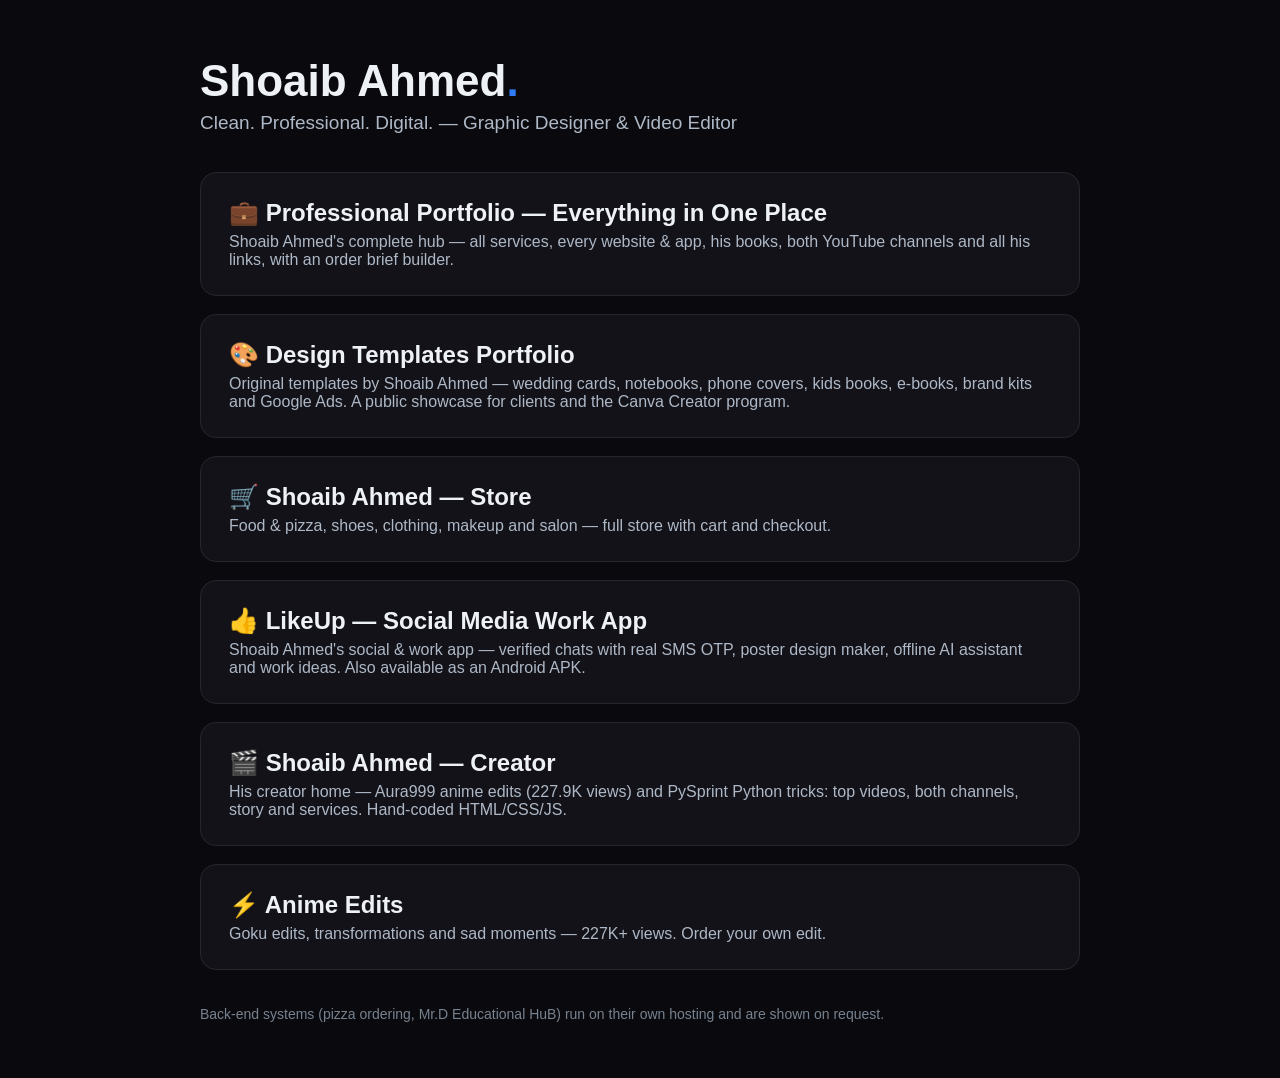
<file: index.html>
<!DOCTYPE html>
<html lang="en"><head><meta charset="utf-8">
<meta name="viewport" content="width=device-width, initial-scale=1">
<title>Shoaib Ahmed — Websites & Designs</title>
<meta property="og:type" content="website">
<meta property="og:title" content="Shoaib Ahmed — Websites & Designs">
<meta property="og:description" content="Professional websites, logos, thumbnails & video edits by Shoaib Ahmed.">
<meta property="og:image" content="https://pyblitz.github.io/shoaib-websites/assets/og-hub.png">
<meta property="og:url" content="https://pyblitz.github.io/shoaib-websites/">
<meta name="twitter:card" content="summary_large_image">
<meta name="twitter:image" content="https://pyblitz.github.io/shoaib-websites/assets/og-hub.png">
<style>
body{margin:0;font-family:Arial,Helvetica,sans-serif;background:#0a0a0e;color:#eef1f5}
.wrap{max-width:880px;margin:0 auto;padding:56px 22px}
h1{font-size:44px;margin:0 0 6px} h1 span{color:#2f7cf6}
.tag{color:#aeb8c6;font-size:19px;margin-bottom:38px}
.card{display:block;background:#121218;border:1px solid #26262e;border-radius:16px;padding:26px 28px;margin-bottom:18px;text-decoration:none;color:#eef1f5}
.card:hover{border-color:#2f7cf6}
.card h2{margin:0 0 6px;font-size:24px} .card p{margin:0;color:#aeb8c6}
.foot{color:#78828f;margin-top:36px;font-size:14px}
</style></head><body><div class="wrap">
<h1>Shoaib Ahmed<span>.</span></h1>
<div class="tag">Clean. Professional. Digital. — Graphic Designer &amp; Video Editor</div>
<a class="card" href="portfolio/"><h2>💼 Professional Portfolio — Everything in One Place</h2><p>Shoaib Ahmed's complete hub — all services, every website &amp; app, his books, both YouTube channels and all his links, with an order brief builder.</p></a>
<a class="card" href="templates/"><h2>🎨 Design Templates Portfolio</h2><p>Original templates by Shoaib Ahmed — wedding cards, notebooks, phone covers, kids books, e-books, brand kits and Google Ads. A public showcase for clients and the Canva Creator program.</p></a>
<a class="card" href="store/"><h2>🛒 Shoaib Ahmed — Store</h2><p>Food &amp; pizza, shoes, clothing, makeup and salon — full store with cart and checkout.</p></a>
<a class="card" href="likeup/"><h2>👍 LikeUp — Social Media Work App</h2><p>Shoaib Ahmed's social &amp; work app — verified chats with real SMS OTP, poster design maker, offline AI assistant and work ideas. Also available as an Android APK.</p></a>
<a class="card" href="creator/"><h2>🎬 Shoaib Ahmed — Creator</h2><p>His creator home — Aura999 anime edits (227.9K views) and PySprint Python tricks: top videos, both channels, story and services. Hand-coded HTML/CSS/JS.</p></a>
<a class="card" href="anime/"><h2>⚡ Anime Edits</h2><p>Goku edits, transformations and sad moments — 227K+ views. Order your own edit.</p></a>
<div class="foot">Back-end systems (pizza ordering, Mr.D Educational HuB) run on their own hosting and are shown on request.</div>
</div></body></html>
</file>
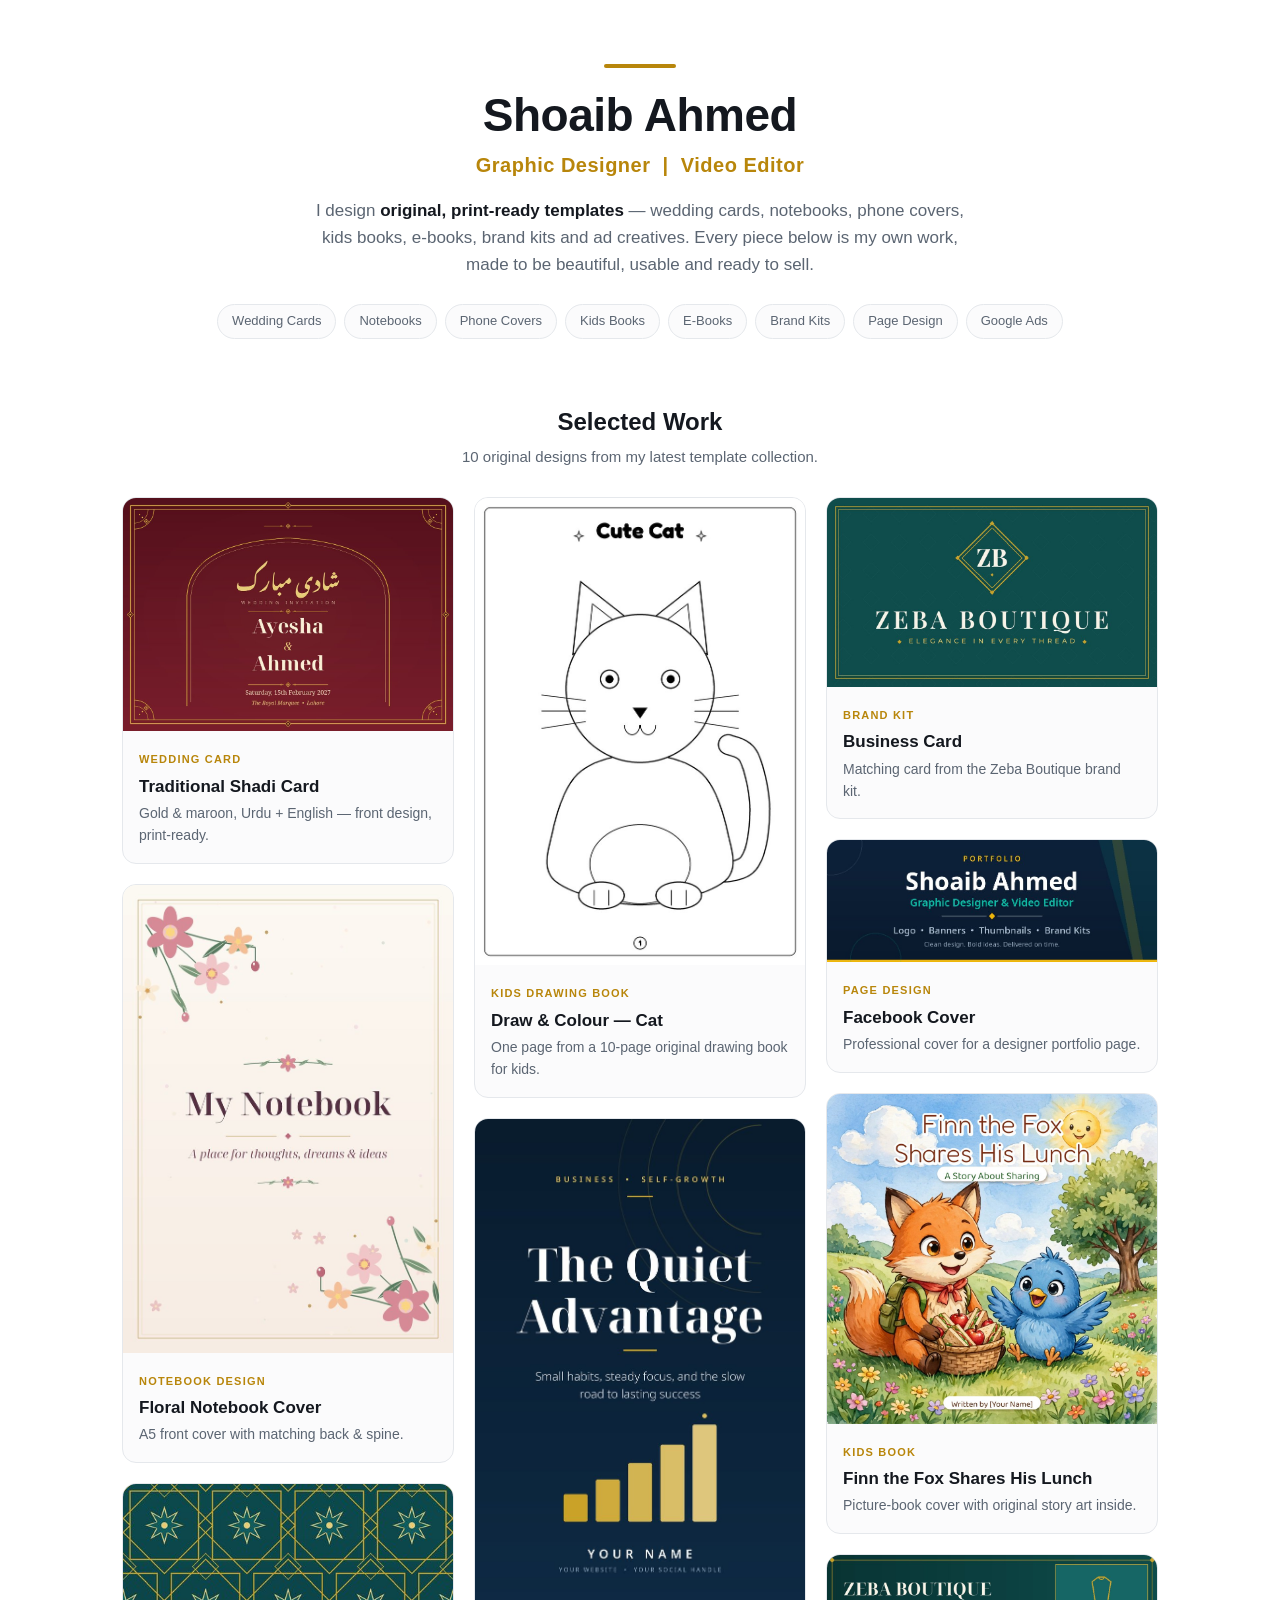
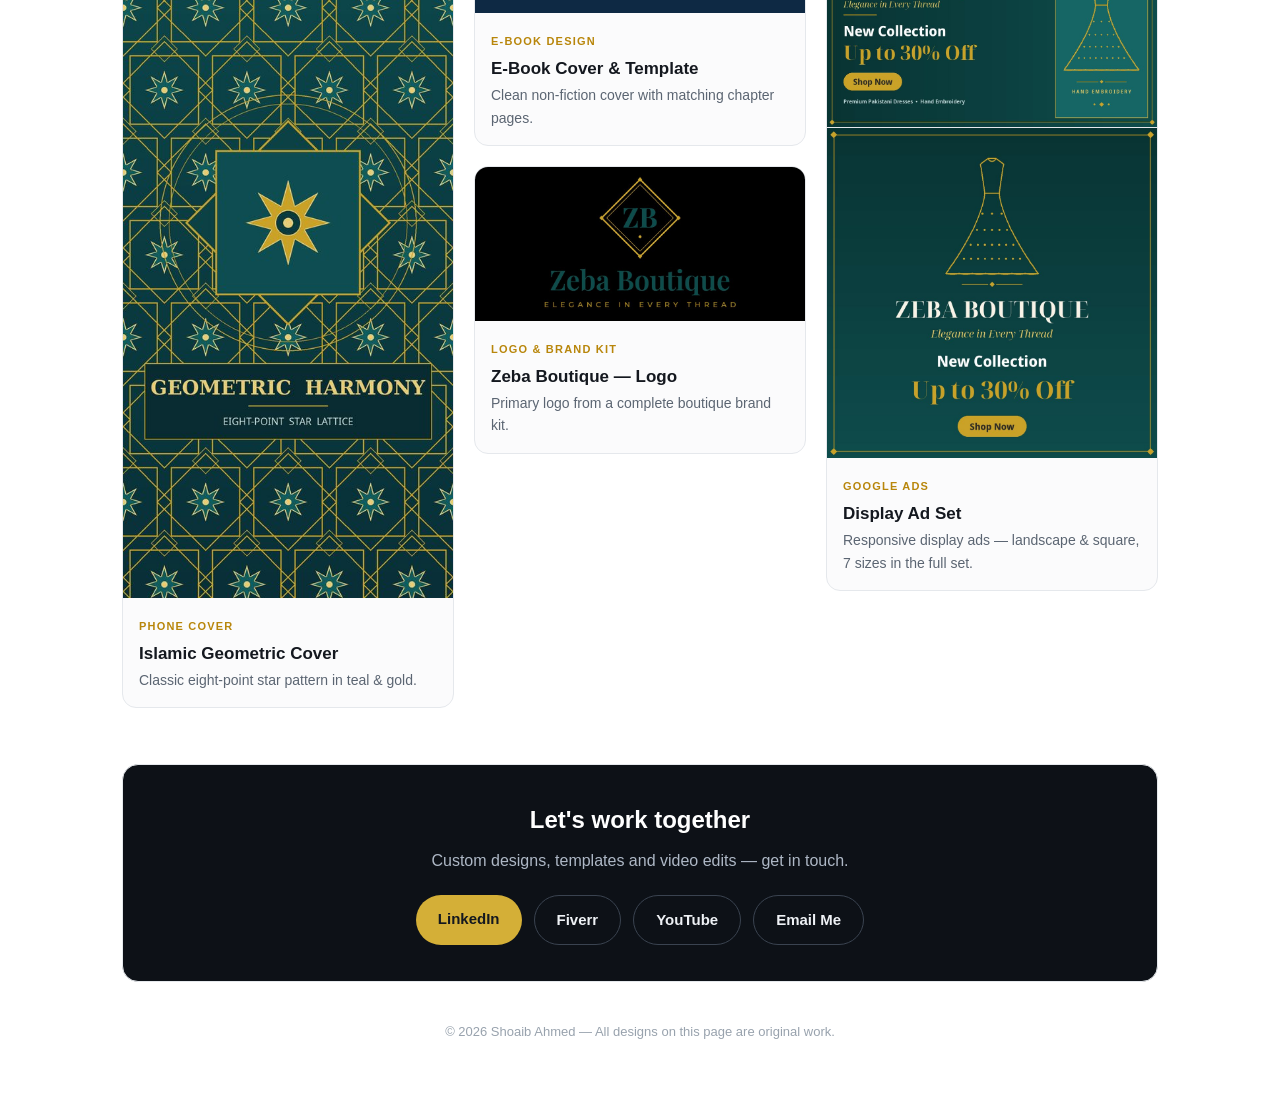
<file: templates/index.html>
<!DOCTYPE html>
<html lang="en">
<head>
<meta charset="utf-8">
<meta name="viewport" content="width=device-width, initial-scale=1">
<title>Shoaib Ahmed — Design Templates Portfolio</title>
<meta name="description" content="Original design templates by Shoaib Ahmed — wedding cards, notebook covers, phone covers, kids books, e-books, brand kits, page designs and Google Ads. Graphic Designer & Video Editor.">
<meta property="og:type" content="website">
<meta property="og:title" content="Shoaib Ahmed — Design Templates Portfolio">
<meta property="og:description" content="Original design templates by Shoaib Ahmed — wedding cards, notebooks, phone covers, kids books, brand kits & Google Ads.">
<meta property="og:image" content="https://pyblitz.github.io/shoaib-websites/templates/images/og-preview.jpg">
<meta property="og:url" content="https://pyblitz.github.io/shoaib-websites/templates/">
<meta name="twitter:card" content="summary_large_image">
<meta name="twitter:image" content="https://pyblitz.github.io/shoaib-websites/templates/images/og-preview.jpg">
<style>
  :root{
    --ink:#14181f; --muted:#5b6572; --line:#e5e8ec; --gold:#b8860b;
    --bg:#ffffff; --card:#fbfbfc; --accent:#0d1117;
  }
  *{box-sizing:border-box}
  body{margin:0;font-family:"Segoe UI",Arial,Helvetica,sans-serif;background:var(--bg);color:var(--ink);line-height:1.6}
  .wrap{max-width:1080px;margin:0 auto;padding:0 22px 64px}
  header{padding:64px 0 8px;text-align:center}
  header .rule{width:72px;height:4px;background:var(--gold);margin:0 auto 22px;border-radius:2px}
  h1{font-size:46px;line-height:1.1;margin:0 0 8px;letter-spacing:-.5px}
  .title{font-size:20px;color:var(--gold);font-weight:600;letter-spacing:.5px;margin-bottom:16px}
  .intro{max-width:680px;margin:0 auto;color:var(--muted);font-size:17px}
  .intro strong{color:var(--ink)}
  .chips{display:flex;flex-wrap:wrap;gap:8px;justify-content:center;margin:26px 0 8px}
  .chip{border:1px solid var(--line);background:var(--card);border-radius:999px;padding:6px 14px;font-size:13px;color:var(--muted)}
  h2{font-size:24px;margin:48px 0 4px;text-align:center}
  .sub{text-align:center;color:var(--muted);margin:0 0 28px;font-size:15px}
  .grid{columns:3 300px;column-gap:20px}
  figure{break-inside:avoid;margin:0 0 20px;background:var(--card);border:1px solid var(--line);border-radius:14px;overflow:hidden;transition:transform .25s ease,box-shadow .25s ease}
  figure:hover{transform:translateY(-3px);box-shadow:0 10px 28px rgba(0,0,0,.10)}
  figure img{display:block;width:100%;height:auto}
  figcaption{padding:14px 16px 16px}
  figcaption .cat{display:inline-block;font-size:11px;font-weight:700;letter-spacing:1.2px;text-transform:uppercase;color:var(--gold);margin-bottom:4px}
  figcaption h3{margin:0 0 2px;font-size:17px}
  figcaption p{margin:0;color:var(--muted);font-size:14px}
  .ads-stack img + img{border-top:1px solid var(--line)}
  .contact{margin-top:56px;border:1px solid var(--line);border-radius:16px;background:var(--accent);color:#eef1f5;padding:36px 28px;text-align:center}
  .contact h2{color:#fff;margin:0 0 8px}
  .contact p{color:#aeb8c6;margin:0 0 22px}
  .btns{display:flex;flex-wrap:wrap;gap:12px;justify-content:center}
  .btn{display:inline-block;padding:12px 22px;border-radius:999px;text-decoration:none;font-weight:600;font-size:15px;transition:opacity .2s}
  .btn:hover{opacity:.85}
  .btn-gold{background:#d4af37;color:#14181f}
  .btn-outline{border:1px solid #3a4350;color:#eef1f5}
  footer{text-align:center;color:#98a2ad;font-size:13px;margin-top:40px}
  @media(max-width:640px){h1{font-size:34px}.grid{columns:2 160px}}
  @media(max-width:420px){.grid{columns:1}}
</style>
</head>
<body>
<div class="wrap">

<header>
  <div class="rule"></div>
  <h1>Shoaib Ahmed</h1>
  <div class="title">Graphic Designer &nbsp;|&nbsp; Video Editor</div>
  <p class="intro">I design <strong>original, print-ready templates</strong> — wedding cards, notebooks, phone covers, kids books, e-books, brand kits and ad creatives. Every piece below is my own work, made to be beautiful, usable and ready to sell.</p>
  <div class="chips">
    <span class="chip">Wedding Cards</span><span class="chip">Notebooks</span><span class="chip">Phone Covers</span>
    <span class="chip">Kids Books</span><span class="chip">E-Books</span><span class="chip">Brand Kits</span>
    <span class="chip">Page Design</span><span class="chip">Google Ads</span>
  </div>
</header>

<h2>Selected Work</h2>
<p class="sub">10 original designs from my latest template collection.</p>

<div class="grid">

  <figure>
    <img src="images/shadi-traditional.jpg" alt="Traditional Pakistani wedding card design in gold and maroon" loading="lazy">
    <figcaption><span class="cat">Wedding Card</span><h3>Traditional Shadi Card</h3><p>Gold &amp; maroon, Urdu + English — front design, print-ready.</p></figcaption>
  </figure>

  <figure>
    <img src="images/notebook-floral.jpg" alt="Floral notebook cover design" loading="lazy">
    <figcaption><span class="cat">Notebook Design</span><h3>Floral Notebook Cover</h3><p>A5 front cover with matching back &amp; spine.</p></figcaption>
  </figure>

  <figure>
    <img src="images/phone-islamic.jpg" alt="Islamic geometric pattern phone cover design" loading="lazy">
    <figcaption><span class="cat">Phone Cover</span><h3>Islamic Geometric Cover</h3><p>Classic eight-point star pattern in teal &amp; gold.</p></figcaption>
  </figure>

  <figure>
    <img src="images/drawing-cat.jpg" alt="Kids drawing book page — a cat to draw and colour" loading="lazy">
    <figcaption><span class="cat">Kids Drawing Book</span><h3>Draw &amp; Colour — Cat</h3><p>One page from a 10-page original drawing book for kids.</p></figcaption>
  </figure>

  <figure>
    <img src="images/ebook-cover.jpg" alt="Professional e-book cover design" loading="lazy">
    <figcaption><span class="cat">E-Book Design</span><h3>E-Book Cover &amp; Template</h3><p>Clean non-fiction cover with matching chapter pages.</p></figcaption>
  </figure>

  <figure>
    <img src="images/logo-primary.jpg" alt="Zeba Boutique logo — primary brand mark" loading="lazy">
    <figcaption><span class="cat">Logo &amp; Brand Kit</span><h3>Zeba Boutique — Logo</h3><p>Primary logo from a complete boutique brand kit.</p></figcaption>
  </figure>

  <figure>
    <img src="images/card-front.jpg" alt="Zeba Boutique business card front" loading="lazy">
    <figcaption><span class="cat">Brand Kit</span><h3>Business Card</h3><p>Matching card from the Zeba Boutique brand kit.</p></figcaption>
  </figure>

  <figure>
    <img src="images/fb-cover.jpg" alt="Professional Facebook cover design" loading="lazy">
    <figcaption><span class="cat">Page Design</span><h3>Facebook Cover</h3><p>Professional cover for a designer portfolio page.</p></figcaption>
  </figure>

  <figure>
    <img src="images/kidsbook-cover.jpg" alt="Kids picture book cover — Finn the Fox Shares His Lunch" loading="lazy">
    <figcaption><span class="cat">Kids Book</span><h3>Finn the Fox Shares His Lunch</h3><p>Picture-book cover with original story art inside.</p></figcaption>
  </figure>

  <figure>
    <div class="ads-stack">
      <img src="images/ads-landscape.jpg" alt="Google Display Ad — landscape 1200x628" loading="lazy">
      <img src="images/ads-square.jpg" alt="Google Display Ad — square 1200x1200" loading="lazy">
    </div>
    <figcaption><span class="cat">Google Ads</span><h3>Display Ad Set</h3><p>Responsive display ads — landscape &amp; square, 7 sizes in the full set.</p></figcaption>
  </figure>

</div>

<div class="contact">
  <h2>Let's work together</h2>
  <p>Custom designs, templates and video edits — get in touch.</p>
  <div class="btns">
    <a class="btn btn-gold" href="https://www.linkedin.com/in/shoaibahmed-designer/" target="_blank" rel="noopener">LinkedIn</a>
    <a class="btn btn-outline" href="https://www.fiverr.com/shoaibahmed55" target="_blank" rel="noopener">Fiverr</a>
    <a class="btn btn-outline" href="https://www.youtube.com/@ytaura999-u3d" target="_blank" rel="noopener">YouTube</a>
    <a class="btn btn-outline" href="mailto:sauoffical25@gmail.com">Email Me</a>
  </div>
</div>

<footer>© 2026 Shoaib Ahmed — All designs on this page are original work.</footer>

</div>
</body>
</html>
</file>
